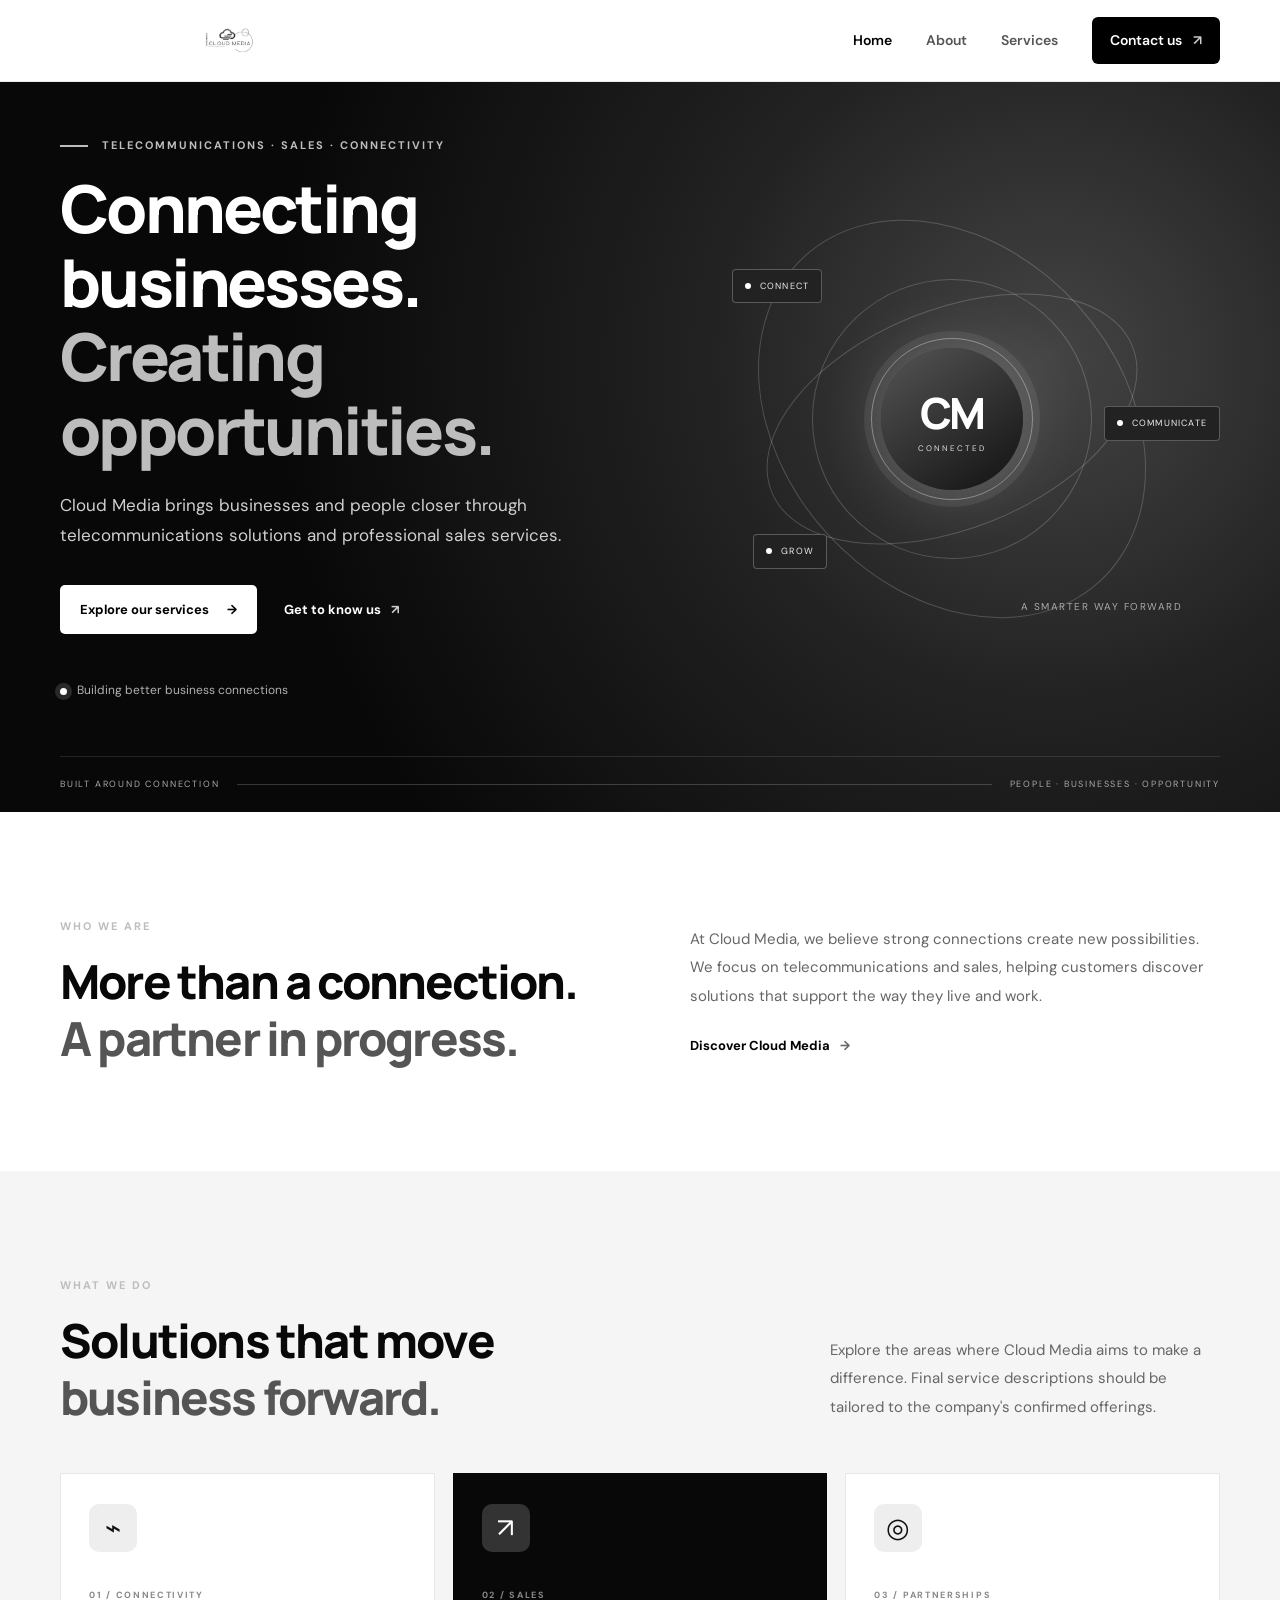
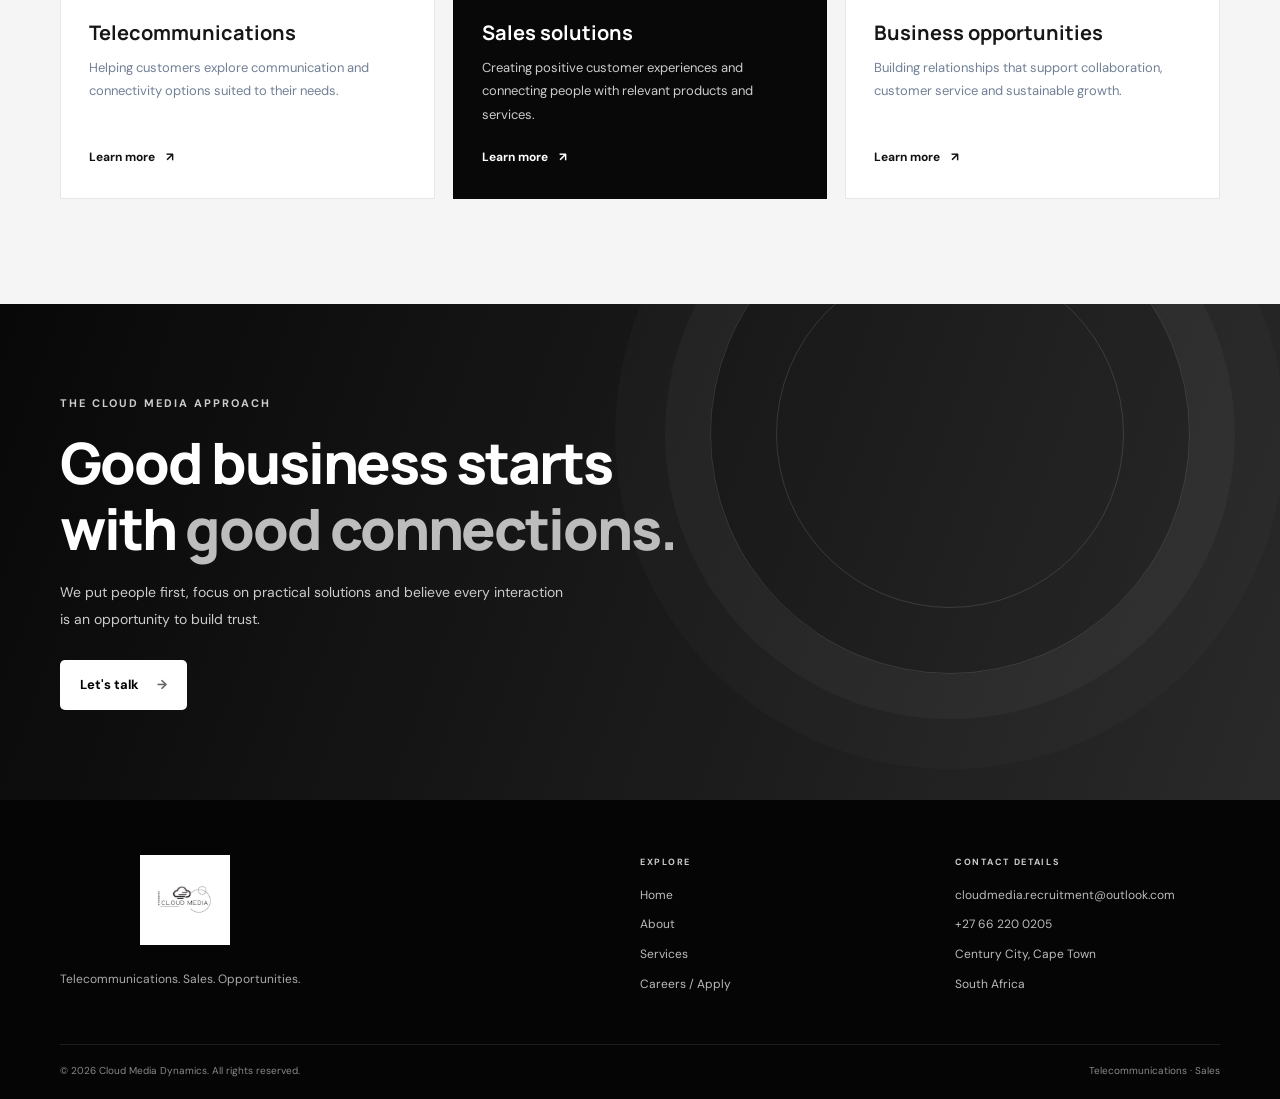
<file: index.html>
<!DOCTYPE html>
<html lang="en">
<head>
  <meta charset="UTF-8">
  <meta name="viewport" content="width=device-width, initial-scale=1.0">

  <meta name="description" content="Cloud Media provides telecommunications, connectivity and sales solutions for businesses.">

  <title>Cloud Media | Telecommunications & Sales</title>
  <link rel="icon" type="image/jpeg" href="assets/cloud media logo.jpg">

  <link rel="stylesheet" href="style.css">
  <script src="script.js" defer></script>
</head>

<body>

  <header class="site-header">
    <nav class="navbar container" aria-label="Main navigation">

      <!-- COMPANY LOGO -->
      <a class="brand logo-brand" href="index.html">
        <img
          src="assets/cloud media logo.jpg"
          alt="Dynamics Cloud Media Logo">
      </a>

      <!-- MOBILE MENU -->
      <button class="menu-toggle"
        aria-label="Open navigation"
        aria-expanded="false"
        aria-controls="nav-links">

        <span></span>
        <span></span>
        <span></span>

      </button>

      <!-- NAVIGATION LINKS -->
      <div class="nav-links" id="nav-links">

        <a class="active" href="index.html">Home</a>

        <a href="about.html">About</a>

        <a href="services.html">Services</a>

        <a class="nav-cta" href="contact.html">
          Contact us <span aria-hidden="true">↗</span>
        </a>

      </div>

    </nav>
  </header>

  <main>
    <section class="hero">
      <div class="hero-grid container">
        <div class="hero-copy">
          <p class="eyebrow"><span class="eyebrow-line"></span> TELECOMMUNICATIONS · SALES · CONNECTIVITY</p>
          <h1>Connecting businesses.<br><span>Creating opportunities.</span></h1>
          <p class="hero-intro">Cloud Media brings businesses and people closer through telecommunications solutions and professional sales services.</p>
          <div class="hero-actions">
            <a class="button button-primary" href="services.html">Explore our services <span aria-hidden="true">→</span></a>
            <a class="text-link" href="about.html">Get to know us <span aria-hidden="true">↗</span></a>
          </div>
          <div class="hero-proof">
            <span class="proof-dot"></span>
            <span>Building better business connections</span>
          </div>
        </div>
        <div class="hero-art" aria-label="Abstract telecommunications network illustration" role="img">
          <div class="orbit orbit-one"></div>
          <div class="orbit orbit-two"></div>
          <div class="orbit orbit-three"></div>
          <div class="network-core"><span class="core-pulse"></span><strong>CM</strong><small>CONNECTED</small></div>
          <span class="node node-one"><i></i> CONNECT</span>
          <span class="node node-two"><i></i> COMMUNICATE</span>
          <span class="node node-three"><i></i> GROW</span>
          <span class="art-caption">A smarter way forward</span>
        </div>
      </div>
      <div class="hero-bottom container">
        <span>BUILT AROUND CONNECTION</span>
        <span class="hero-bottom-line"></span>
        <span>PEOPLE · BUSINESSES · OPPORTUNITY</span>
      </div>
    </section>

    <section class="intro section-pad">
      <div class="container intro-layout">
        <div>
          <p class="eyebrow">WHO WE ARE</p>
          <h2>More than a connection.<br><span>A partner in progress.</span></h2>
        </div>
        <div class="intro-copy">
          <p>At Cloud Media, we believe strong connections create new possibilities. We focus on telecommunications and sales, helping customers discover solutions that support the way they live and work.</p>
          <a class="text-link dark-link" href="about.html">Discover Cloud Media <span aria-hidden="true">→</span></a>
        </div>
      </div>
    </section>

    <section class="services-section section-pad">
      <div class="container">
        <div class="section-heading">
          <div>
            <p class="eyebrow">WHAT WE DO</p>
            <h2>Solutions that move<br><span>business forward.</span></h2>
          </div>
          <p>Explore the areas where Cloud Media aims to make a difference. Final service descriptions should be tailored to the company's confirmed offerings.</p>
        </div>
        <div class="service-cards">
          <article class="service-card">
            <div class="card-icon">⌁</div>
            <p class="card-number">01 / CONNECTIVITY</p>
            <h3>Telecommunications</h3>
            <p>Helping customers explore communication and connectivity options suited to their needs.</p>
            <a href="services.html" aria-label="Learn more about telecommunications">Learn more <span>↗</span></a>
          </article>
          <article class="service-card featured-card">
            <div class="card-icon">↗</div>
            <p class="card-number">02 / SALES</p>
            <h3>Sales solutions</h3>
            <p>Creating positive customer experiences and connecting people with relevant products and services.</p>
            <a href="services.html" aria-label="Learn more about sales solutions">Learn more <span>↗</span></a>
          </article>
          <article class="service-card">
            <div class="card-icon">◎</div>
            <p class="card-number">03 / PARTNERSHIPS</p>
            <h3>Business opportunities</h3>
            <p>Building relationships that support collaboration, customer service and sustainable growth.</p>
            <a href="services.html" aria-label="Learn more about business opportunities">Learn more <span>↗</span></a>
          </article>
        </div>
      </div>
    </section>

    <section class="statement-section">
      <div class="container statement-content">
        <p class="eyebrow eyebrow-light">THE CLOUD MEDIA APPROACH</p>
        <h2>Good business starts<br>with <span>good connections.</span></h2>
        <p>We put people first, focus on practical solutions and believe every interaction is an opportunity to build trust.</p>
        <a class="button button-light" href="contact.html">Let's talk <span aria-hidden="true">→</span></a>
      </div>
      <div class="statement-decoration" aria-hidden="true"></div>
    </section>
  </main>

  
<footer class="site-footer">

    <div class="container footer-main">

        <div>
            <a class="brand logo-brand footer-brand" href="index.html">
                <img src="assets/cloud%20media%20logo.jpg"
                     alt="Cloud Media Dynamics Logo">
            </a>

            <p>Telecommunications. Sales. Opportunities.</p>
        </div>

        <div class="footer-nav">
            <span class="footer-label">EXPLORE</span>
            <a href="index.html">Home</a>
            <a href="about.html">About</a>
            <a href="services.html">Services</a>
            <a href="contact.html">Careers / Apply</a>
        </div>

        <div class="footer-nav">
            <span class="footer-label">CONTACT DETAILS</span>

            <a href="mailto:cloudmedia.recruitment@outlook.com">
                cloudmedia.recruitment@outlook.com
            </a>

            <a href="tel:+27662200205">
                +27 66 220 0205
            </a>

            <span>Century City, Cape Town</span>
            <span>South Africa</span>
        </div>

    </div>

    <div class="container footer-bottom">

        <span>
            © <span data-year></span> Cloud Media Dynamics.
            All rights reserved.
        </span>

        <span>Telecommunications · Sales</span>

    </div>

</footer>

</body>
</html>
</file>
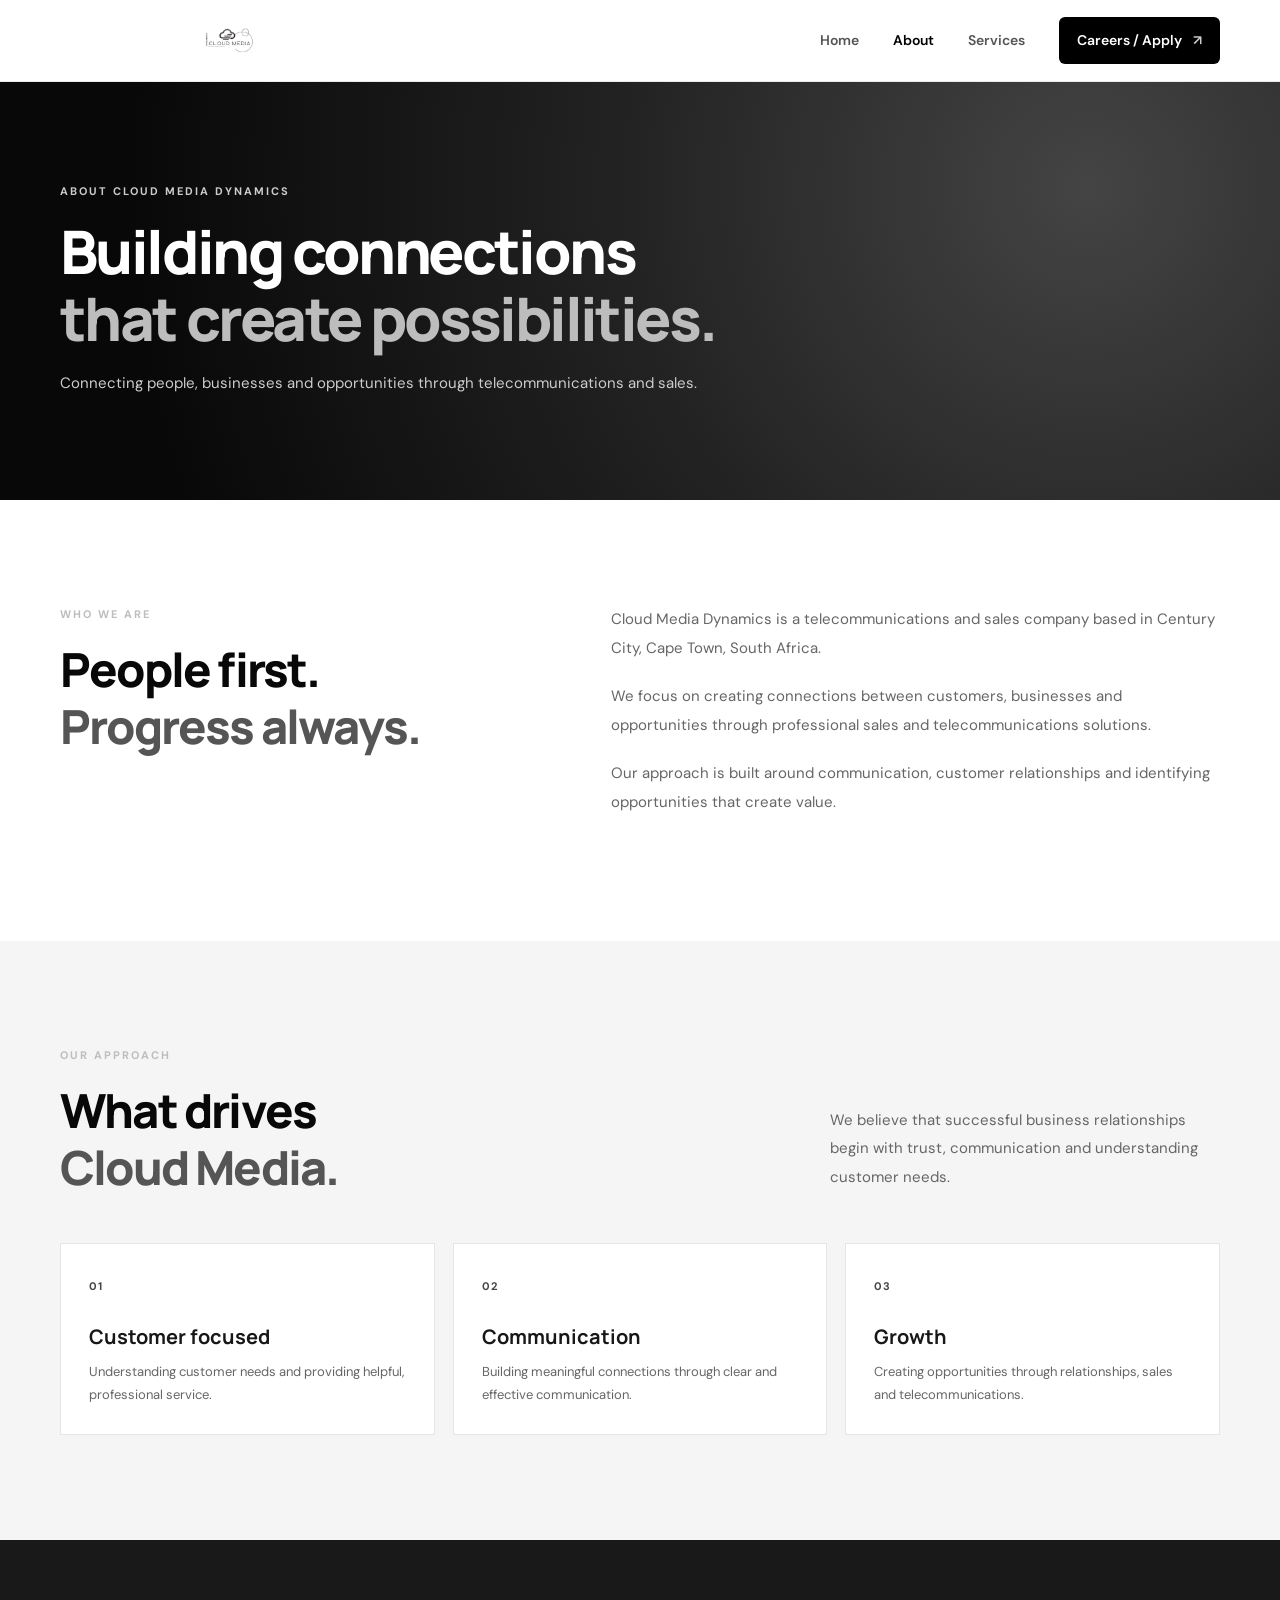
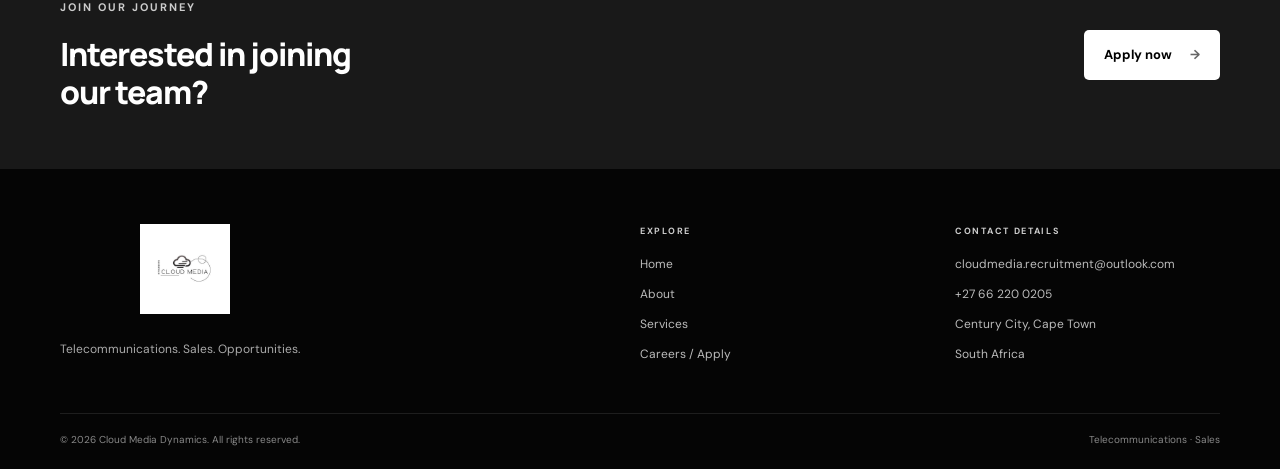
<file: about.html>
<!DOCTYPE html>
<html lang="en">
<head>
  <meta charset="UTF-8">
  <meta name="viewport" content="width=device-width, initial-scale=1.0">

  <meta name="description" content="Learn more about Cloud Media Dynamics, a telecommunications and sales company based in Century City, Cape Town.">

  <title>About Us | Cloud Media Dynamics</title>
  <link rel="icon" type="image/jpeg" href="assets/cloud media logo.jpg">

  <link rel="stylesheet" href="style.css">
  <script src="script.js" defer></script>
</head>

<body>

<header class="site-header">
  <nav class="navbar container" aria-label="Main navigation">

    <a class="brand logo-brand" href="index.html">
      <img src="assets/cloud%20media%20logo.jpg"
           alt="Cloud Media Dynamics Logo">
    </a>

    <button class="menu-toggle"
            aria-label="Open navigation"
            aria-expanded="false"
            aria-controls="nav-links">
      <span></span>
      <span></span>
      <span></span>
    </button>

    <div class="nav-links" id="nav-links">
      <a href="index.html">Home</a>
      <a class="active" href="about.html">About</a>
      <a href="services.html">Services</a>
      <a class="nav-cta" href="contact.html">
        Careers / Apply <span>↗</span>
      </a>
    </div>

  </nav>
</header>

<main>

  <section class="page-hero">
    <div class="container page-hero-inner">

      <p class="eyebrow eyebrow-light">ABOUT CLOUD MEDIA DYNAMICS</p>

      <h1>
        Building connections<br>
        <span>that create possibilities.</span>
      </h1>

      <p>
        Connecting people, businesses and opportunities
        through telecommunications and sales.
      </p>

    </div>
  </section>

  <section class="section-pad">
    <div class="container about-layout">

      <div>
        <p class="eyebrow">WHO WE ARE</p>

        <h2>
          People first.<br>
          <span>Progress always.</span>
        </h2>
      </div>

      <div class="long-copy">

        <p>
          Cloud Media Dynamics is a telecommunications
          and sales company based in Century City,
          Cape Town, South Africa.
        </p>

        <p>
          We focus on creating connections between
          customers, businesses and opportunities
          through professional sales and telecommunications
          solutions.
        </p>

        <p>
          Our approach is built around communication,
          customer relationships and identifying
          opportunities that create value.
        </p>

      </div>

    </div>
  </section>

  <section class="values-section section-pad">
    <div class="container">

      <div class="section-heading">

        <div>
          <p class="eyebrow">OUR APPROACH</p>

          <h2>
            What drives<br>
            <span>Cloud Media.</span>
          </h2>
        </div>

        <p>
          We believe that successful business relationships
          begin with trust, communication and understanding
          customer needs.
        </p>

      </div>

      <div class="value-grid">

        <article class="value-card">
          <span>01</span>
          <h3>Customer focused</h3>
          <p>
            Understanding customer needs and providing
            helpful, professional service.
          </p>
        </article>

        <article class="value-card">
          <span>02</span>
          <h3>Communication</h3>
          <p>
            Building meaningful connections through
            clear and effective communication.
          </p>
        </article>

        <article class="value-card">
          <span>03</span>
          <h3>Growth</h3>
          <p>
            Creating opportunities through relationships,
            sales and telecommunications.
          </p>
        </article>

      </div>

    </div>
  </section>

  <section class="cta-strip">
    <div class="container cta-strip-inner">

      <div>
        <p class="eyebrow eyebrow-light">JOIN OUR JOURNEY</p>

        <h2>
          Interested in joining<br>
          our team?
        </h2>
      </div>

      <a class="button button-light" href="contact.html">
        Apply now <span>→</span>
      </a>

    </div>
  </section>

</main>

<footer class="site-footer">

  <div class="container footer-main">

    <div>
      <a class="brand logo-brand footer-brand" href="index.html">
        <img src="assets/cloud%20media%20logo.jpg"
             alt="Cloud Media Dynamics Logo">
      </a>

      <p>
        Telecommunications. Sales. Opportunities.
      </p>
    </div>

    <div class="footer-nav">
      <span class="footer-label">EXPLORE</span>
      <a href="index.html">Home</a>
      <a href="about.html">About</a>
      <a href="services.html">Services</a>
      <a href="contact.html">Careers / Apply</a>
    </div>

    <div class="footer-nav">
      <span class="footer-label">CONTACT DETAILS</span>

      <a href="mailto:cloudmedia.recruitment@outlook.com">
        cloudmedia.recruitment@outlook.com
      </a>

      <a href="tel:+27662200205">
        +27 66 220 0205
      </a>

      <span>Century City, Cape Town</span>
      <span>South Africa</span>
    </div>

  </div>

  <div class="container footer-bottom">
    <span>
      © <span data-year></span> Cloud Media Dynamics.
      All rights reserved.
    </span>

    <span>Telecommunications · Sales</span>
  </div>

</footer>

</body>
</html>
</file>
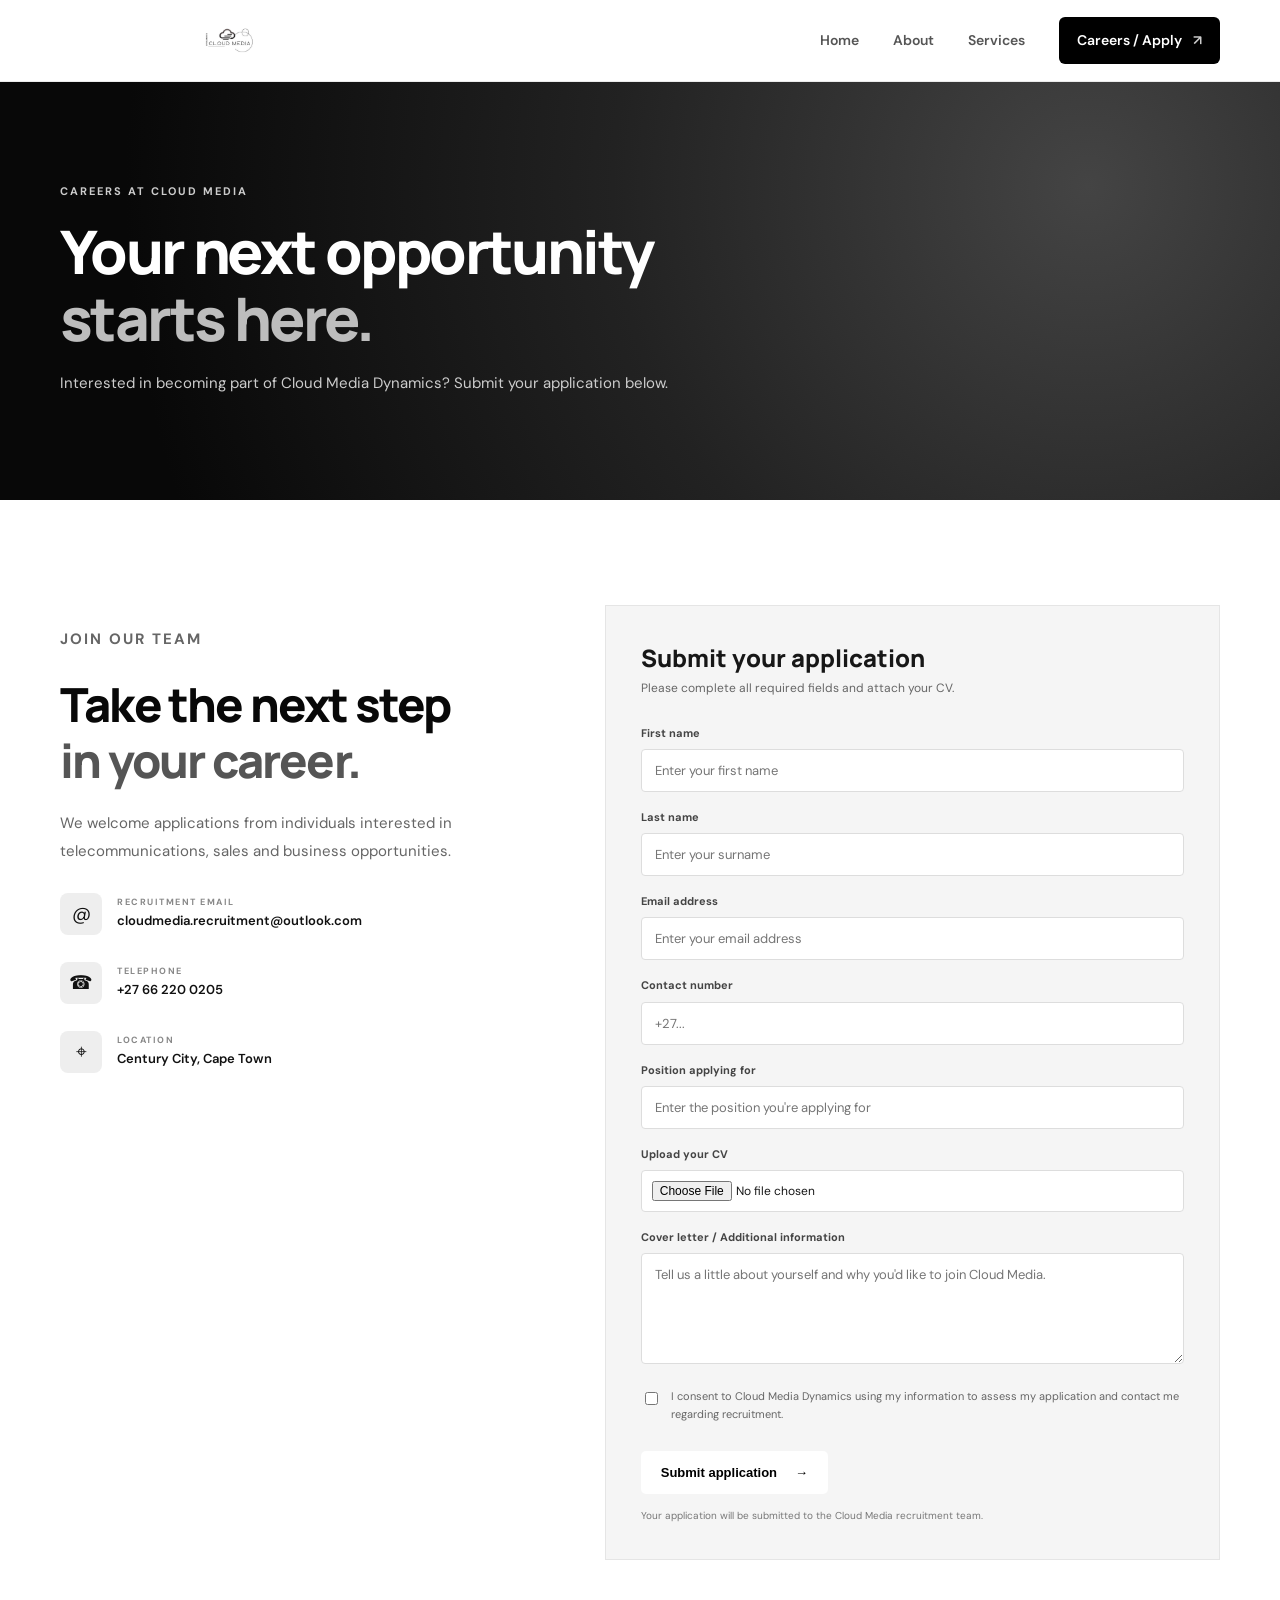
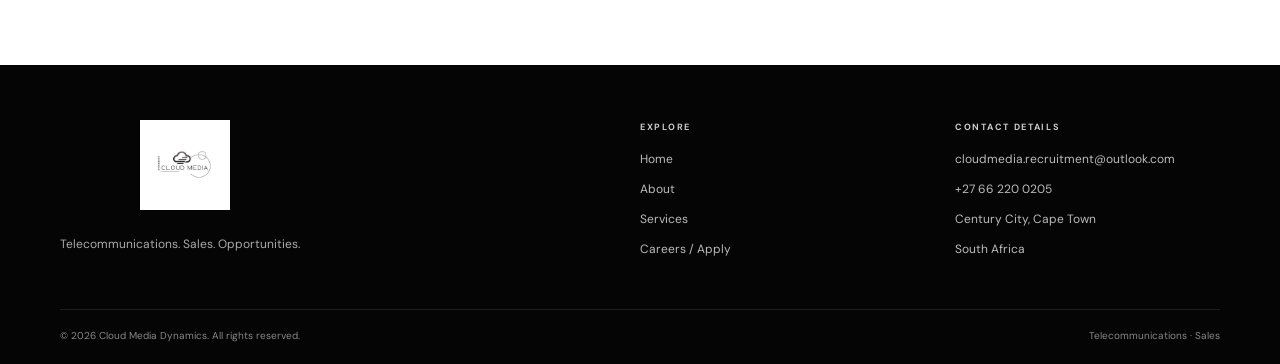
<file: contact.html>
<!DOCTYPE html>
<html lang="en">

<head>
  <meta charset="UTF-8">
  <meta name="viewport" content="width=device-width, initial-scale=1.0">

  <meta name="description"
        content="Apply to join Cloud Media Dynamics in Century City, Cape Town.">

  <title>Careers & Applications | Cloud Media Dynamics</title>

  <link rel="icon" type="image/jpeg" href="assets/cloud%20media%20logo.jpg">

  <link rel="stylesheet" href="style.css">
  <script src="script.js" defer></script>
</head>

<body>

<header class="site-header">

  <nav class="navbar container" aria-label="Main navigation">

    <a class="brand logo-brand" href="index.html">
      <img src="assets/cloud%20media%20logo.jpg"
           alt="Cloud Media Dynamics Logo">
    </a>

    <button class="menu-toggle"
            aria-label="Open navigation"
            aria-expanded="false"
            aria-controls="nav-links">

      <span></span>
      <span></span>
      <span></span>

    </button>

    <div class="nav-links" id="nav-links">

      <a href="index.html">Home</a>
      <a href="about.html">About</a>
      <a href="services.html">Services</a>

      <a class="nav-cta active-cta" href="contact.html">
        Careers / Apply <span>↗</span>
      </a>

    </div>

  </nav>

</header>

<main>

  <section class="page-hero">

    <div class="container page-hero-inner">

      <p class="eyebrow eyebrow-light">
        CAREERS AT CLOUD MEDIA
      </p>

      <h1>
        Your next opportunity<br>
        <span>starts here.</span>
      </h1>

      <p>
        Interested in becoming part of Cloud Media Dynamics?
        Submit your application below.
      </p>

    </div>

  </section>

  <section class="section-pad">

    <div class="container contact-layout">

      <div class="contact-copy">

        <p class="eyebrow">JOIN OUR TEAM</p>

        <h2>
          Take the next step<br>
          <span>in your career.</span>
        </h2>

        <p>
          We welcome applications from individuals
          interested in telecommunications, sales
          and business opportunities.
        </p>

        <div class="contact-detail">

          <span class="contact-symbol">@</span>

          <div>
            <small>RECRUITMENT EMAIL</small>

            <strong>
              cloudmedia.recruitment@outlook.com
            </strong>
          </div>

        </div>

        <div class="contact-detail">

          <span class="contact-symbol">☎</span>

          <div>
            <small>TELEPHONE</small>

            <strong>+27 66 220 0205</strong>
          </div>

        </div>

        <div class="contact-detail">

          <span class="contact-symbol">⌖</span>

          <div>
            <small>LOCATION</small>

            <strong>Century City, Cape Town</strong>
          </div>

        </div>

      </div>

      <!-- NETLIFY JOB APPLICATION FORM -->

      <form
        class="contact-form"
        name="job-application"
        method="POST"
        data-netlify="true"
        netlify-honeypot="bot-field"
        enctype="multipart/form-data"
      >

        <!-- Required Netlify form identification -->
        <input
          type="hidden"
          name="form-name"
          value="job-application"
        >

        <!-- Spam protection -->
        <div hidden>
          <label>
            Leave this field empty:
            <input name="bot-field">
          </label>
        </div>

        <h3>Submit your application</h3>

        <p class="form-intro">
          Please complete all required fields
          and attach your CV.
        </p>

        <label for="first-name">First name</label>

        <input
          type="text"
          id="first-name"
          name="first-name"
          placeholder="Enter your first name"
          required
        >

        <label for="last-name">Last name</label>

        <input
          type="text"
          id="last-name"
          name="last-name"
          placeholder="Enter your surname"
          required
        >

        <label for="email">Email address</label>

        <input
          type="email"
          id="email"
          name="email"
          placeholder="Enter your email address"
          required
        >

        <label for="phone">Contact number</label>

        <input
          type="tel"
          id="phone"
          name="phone"
          placeholder="+27..."
          required
        >

        <label for="position">Position applying for</label>

        <input
          type="text"
          id="position"
          name="position"
          placeholder="Enter the position you're applying for"
          required
        >

        <label for="cv">Upload your CV</label>

        <input
          type="file"
          id="cv"
          name="cv"
          accept=".pdf,.doc,.docx"
          required
        >

        <label for="message">
          Cover letter / Additional information
        </label>

        <textarea
          id="message"
          name="message"
          rows="5"
          placeholder="Tell us a little about yourself and why you'd like to join Cloud Media."
        ></textarea>

        <label class="consent-label">

          <input
            type="checkbox"
            name="privacy-consent"
            value="Accepted"
            required
          >

          <span>
            I consent to Cloud Media Dynamics using
            my information to assess my application
            and contact me regarding recruitment.
          </span>

        </label>

        <button
          class="button button-primary form-submit"
          type="submit"
        >

          Submit application <span>→</span>

        </button>

        <p class="form-note">
          Your application will be submitted to
          the Cloud Media recruitment team.
        </p>

      </form>

    </div>

  </section>

</main>

<footer class="site-footer">

  <div class="container footer-main">

    <div>

      <a class="brand logo-brand footer-brand" href="index.html">
        <img src="assets/cloud%20media%20logo.jpg"
             alt="Cloud Media Dynamics Logo">
      </a>

      <p>Telecommunications. Sales. Opportunities.</p>

    </div>

    <div class="footer-nav">

      <span class="footer-label">EXPLORE</span>

      <a href="index.html">Home</a>
      <a href="about.html">About</a>
      <a href="services.html">Services</a>
      <a href="contact.html">Careers / Apply</a>

    </div>

    <div class="footer-nav">

      <span class="footer-label">CONTACT DETAILS</span>

      <a href="mailto:cloudmedia.recruitment@outlook.com">
        cloudmedia.recruitment@outlook.com
      </a>

      <a href="tel:+27662200205">
        +27 66 220 0205
      </a>

      <span>Century City, Cape Town</span>
      <span>South Africa</span>

    </div>

  </div>

  <div class="container footer-bottom">

    <span>
      © <span data-year></span> Cloud Media Dynamics.
      All rights reserved.
    </span>

    <span>Telecommunications · Sales</span>

  </div>

</footer>

</body>
</html>
</file>
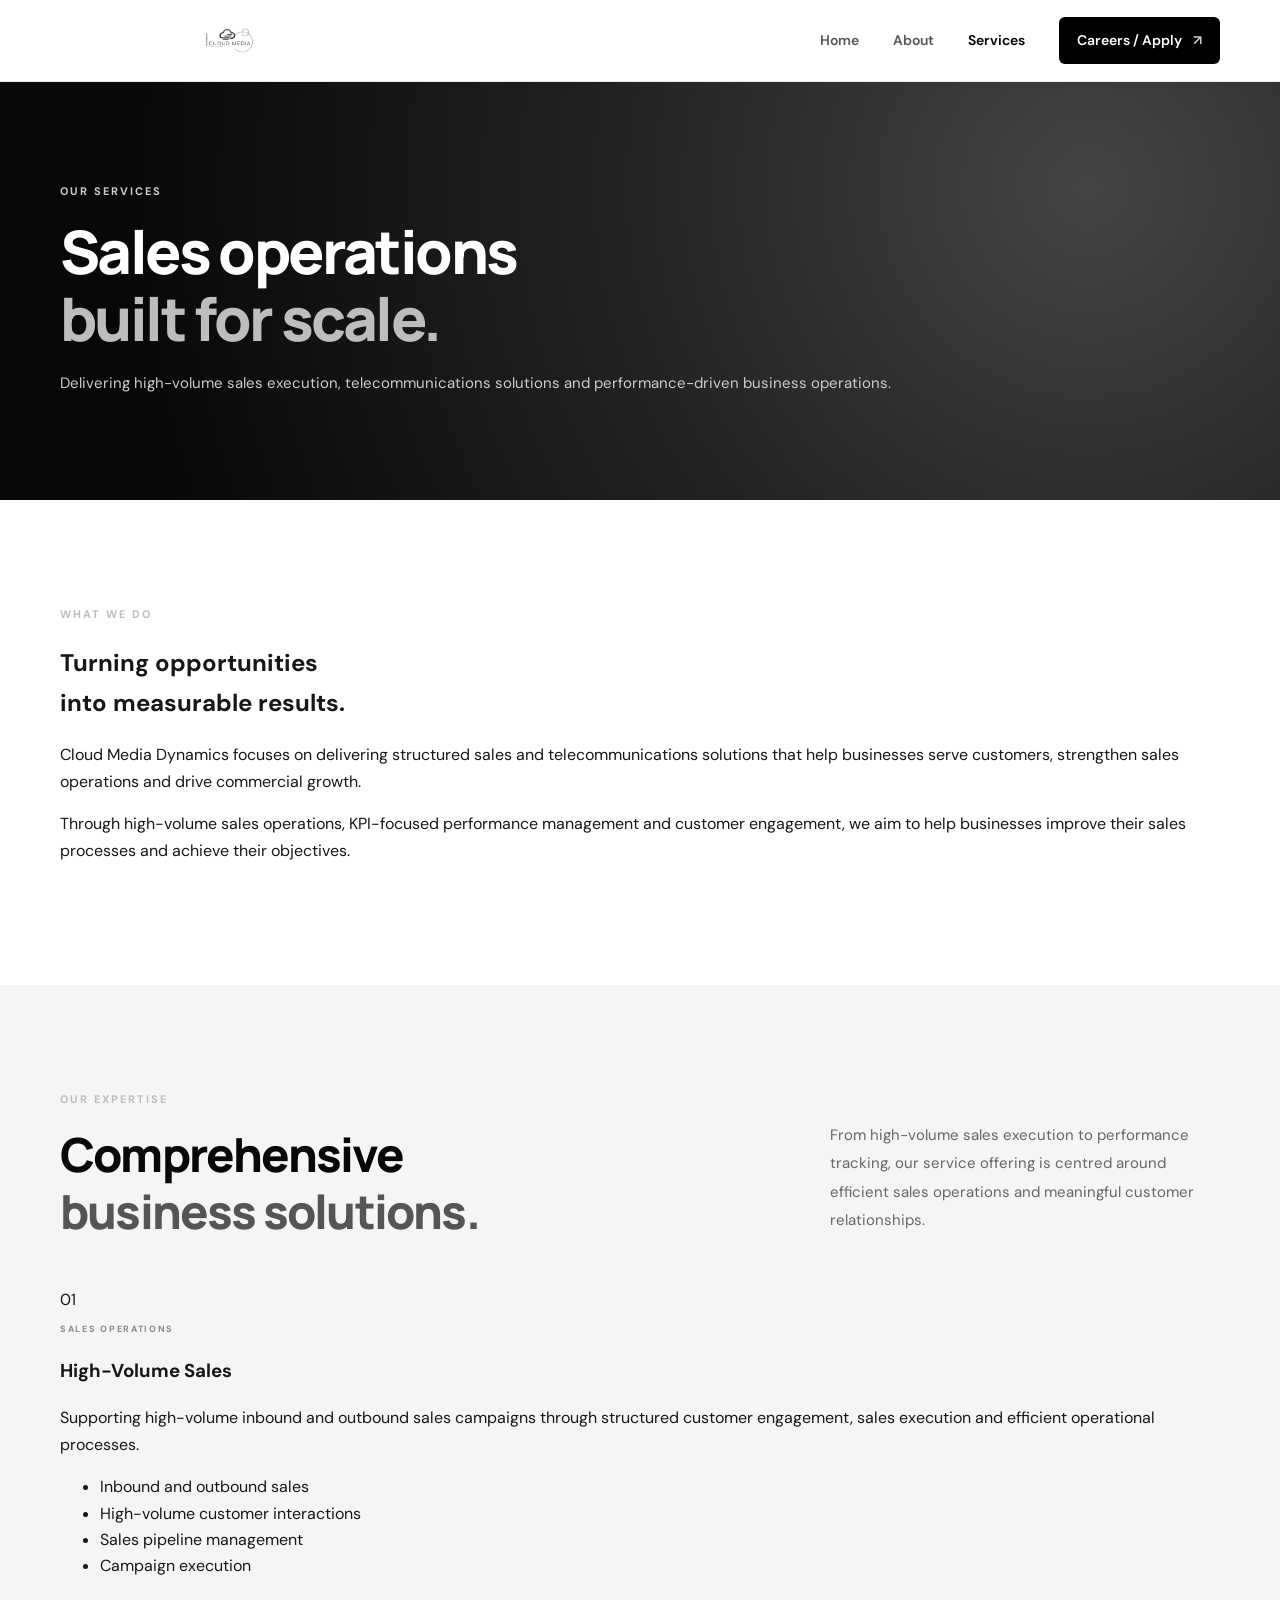
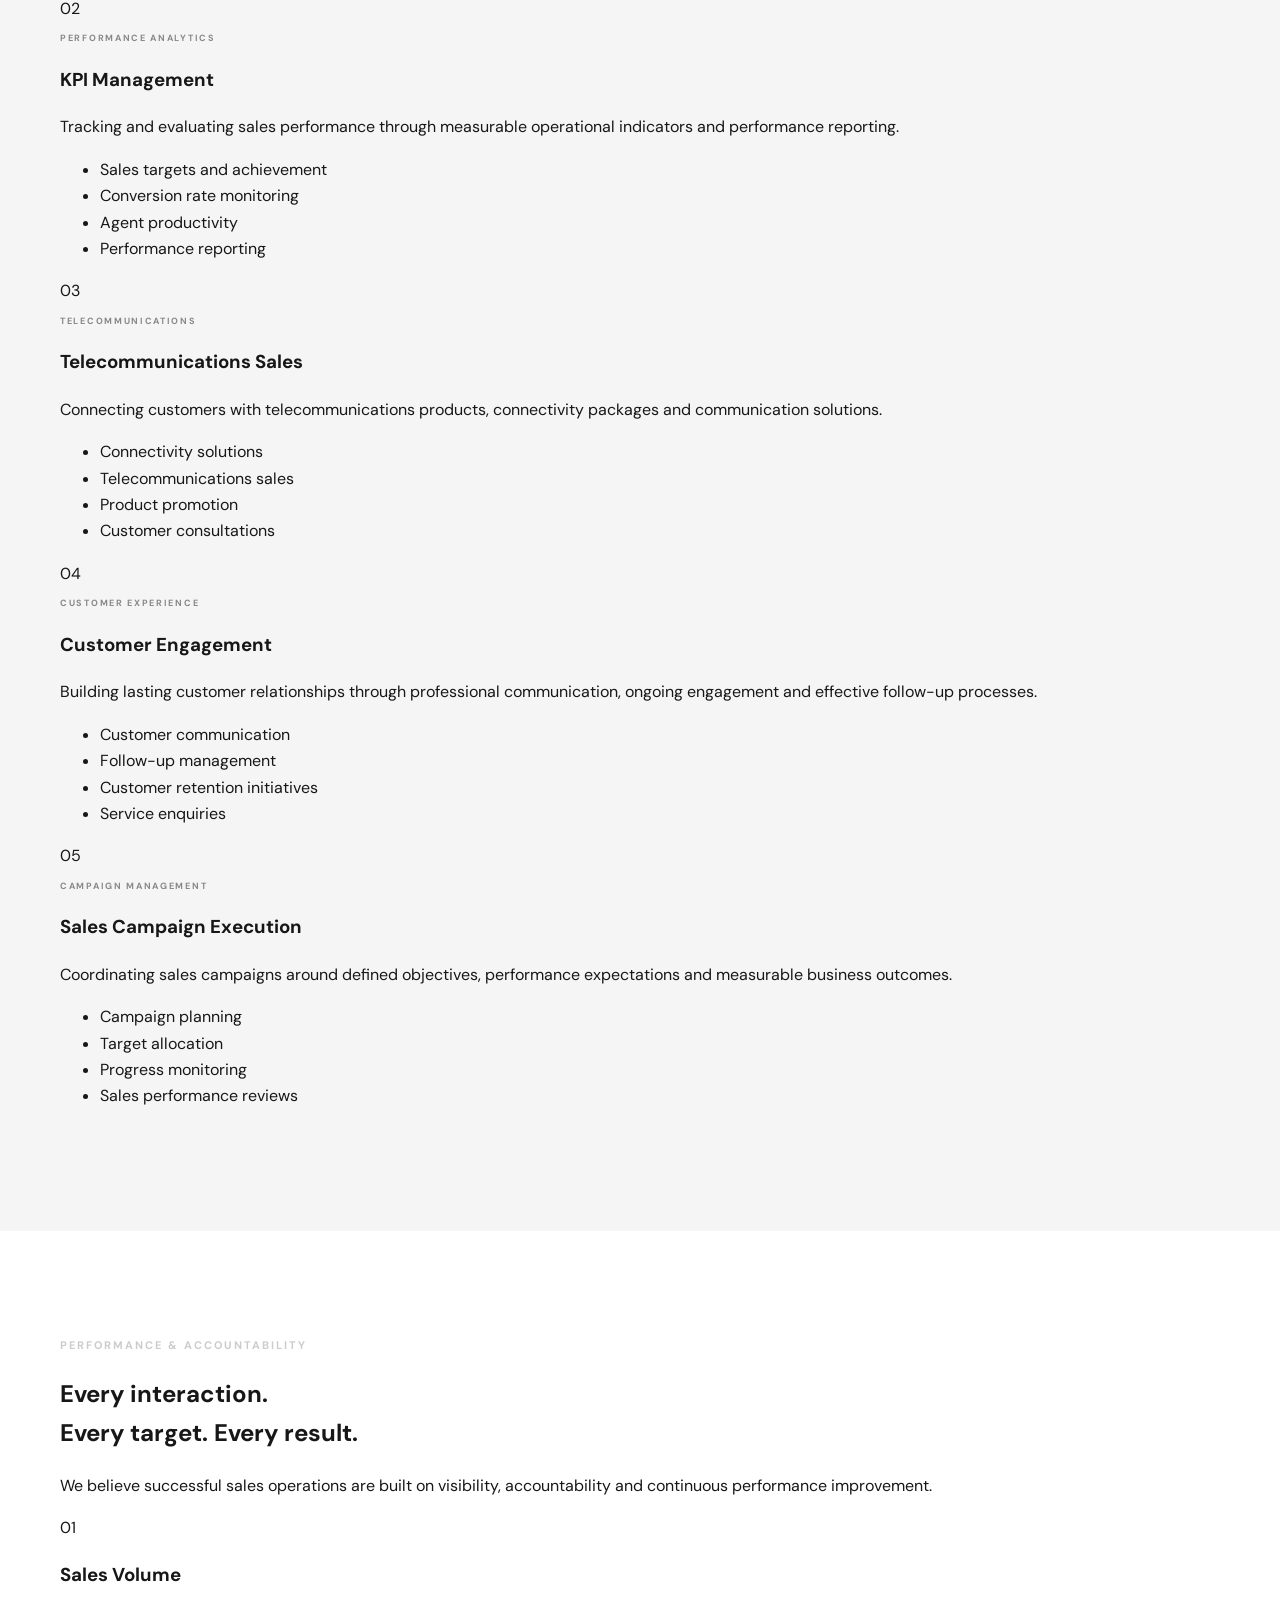
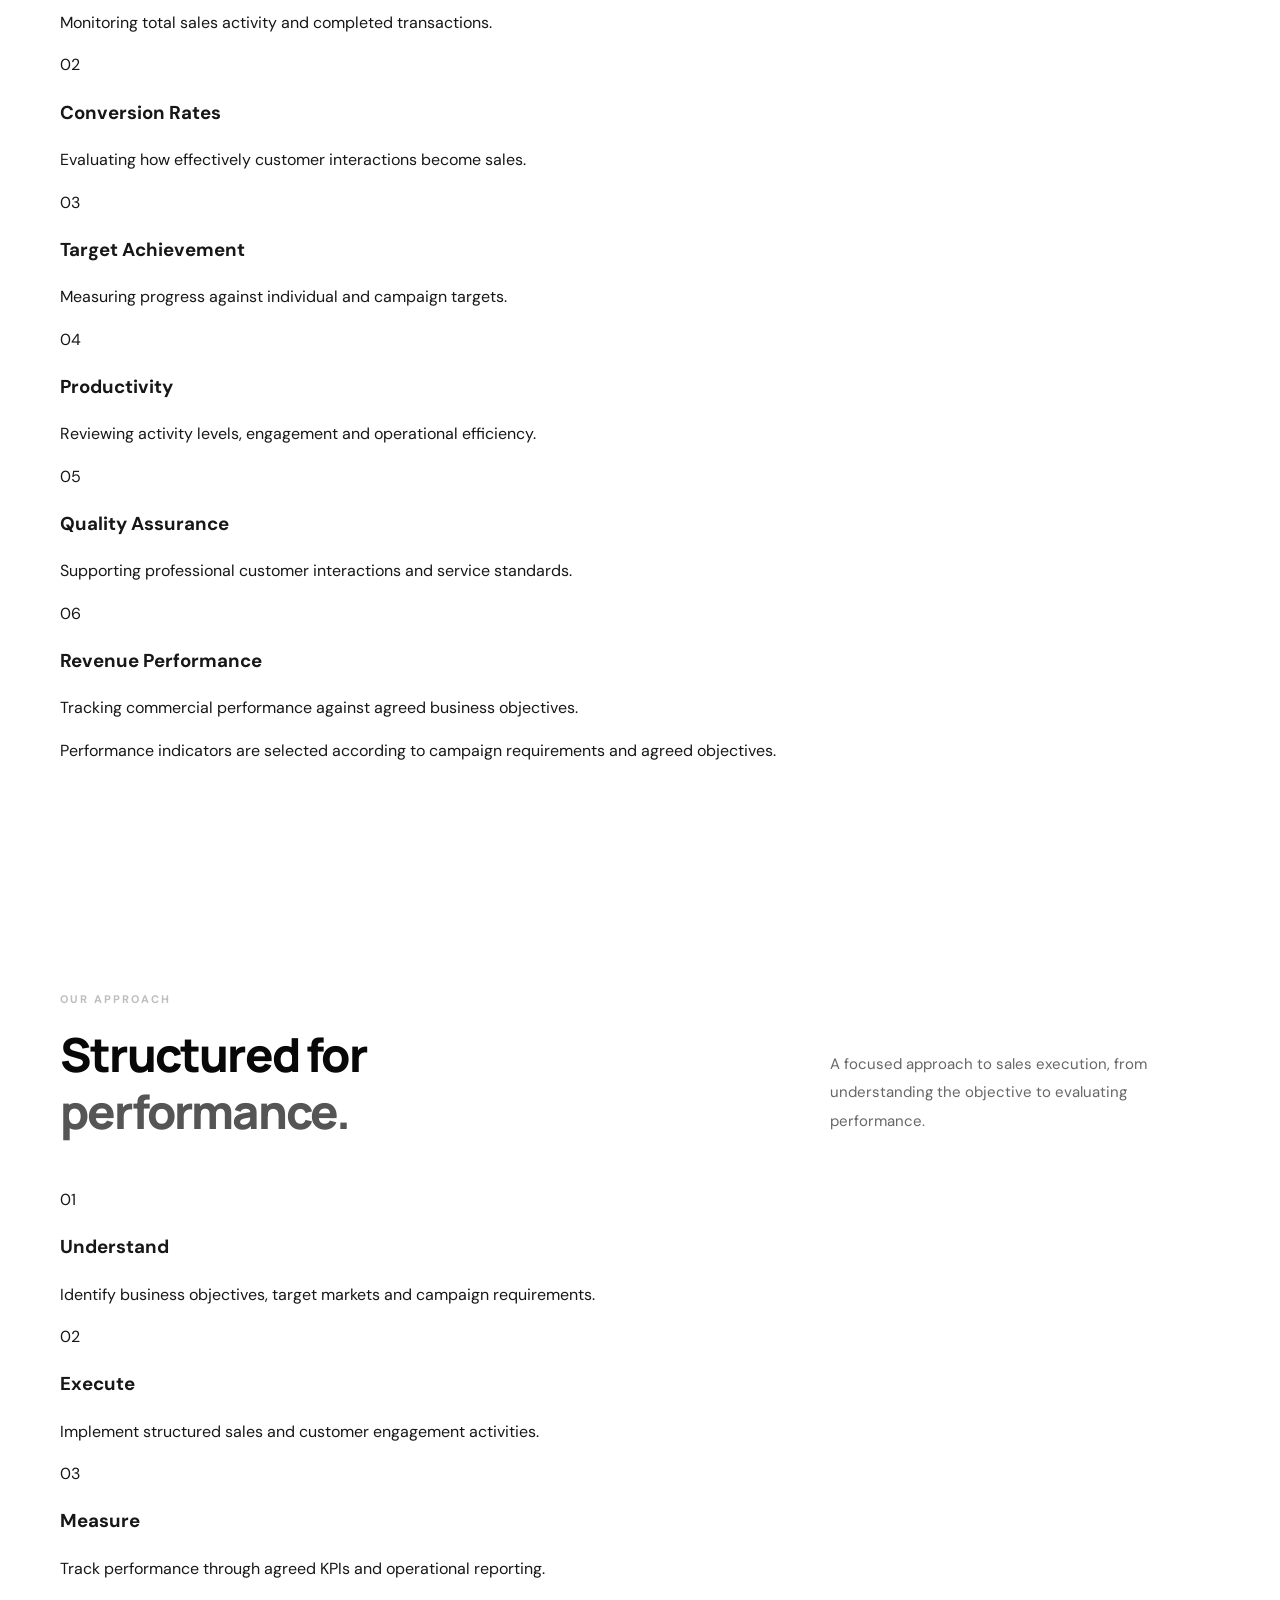
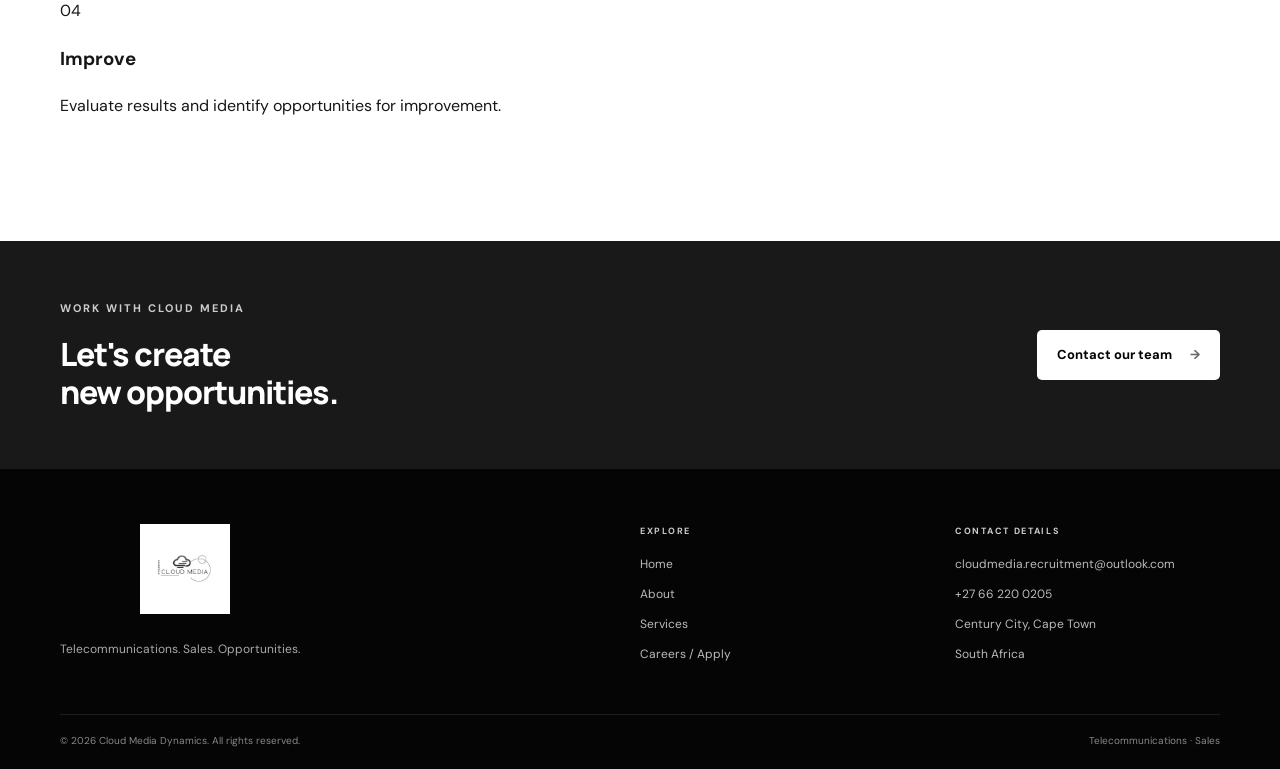
<file: services.html>
<!DOCTYPE html>
<html lang="en">

<head>
  <meta charset="UTF-8">
  <meta name="viewport" content="width=device-width, initial-scale=1.0">

  <meta name="description"
    content="Cloud Media Dynamics provides high-volume sales operations, KPI management, telecommunications sales, customer engagement and campaign management.">

  <title>Our Services | Cloud Media Dynamics</title>
  <link rel="icon" type="image/jpeg" href="assets/cloud media logo.jpg">

  <link rel="stylesheet" href="style.css">
  <script src="script.js" defer></script>
</head>

<body>

<header class="site-header">
  <nav class="navbar container" aria-label="Main navigation">

    <a class="brand logo-brand" href="index.html">
      <img src="assets/cloud%20media%20logo.jpg"
           alt="Cloud Media Dynamics Logo">
    </a>

    <button class="menu-toggle"
      aria-label="Open navigation"
      aria-expanded="false"
      aria-controls="nav-links">

      <span></span>
      <span></span>
      <span></span>

    </button>

    <div class="nav-links" id="nav-links">
      <a href="index.html">Home</a>
      <a href="about.html">About</a>
      <a class="active" href="services.html">Services</a>

      <a class="nav-cta" href="contact.html">
        Careers / Apply <span>↗</span>
      </a>
    </div>

  </nav>
</header>

<main>

  <!-- HERO SECTION -->

  <section class="page-hero">
    <div class="container page-hero-inner">

      <p class="eyebrow eyebrow-light">
        OUR SERVICES
      </p>

      <h1>
        Sales operations<br>
        <span>built for scale.</span>
      </h1>

      <p>
        Delivering high-volume sales execution,
        telecommunications solutions and
        performance-driven business operations.
      </p>

    </div>
  </section>


  <!-- INTRODUCTION -->

  <section class="section-pad">
    <div class="container services-intro">

      <div>
        <p class="eyebrow">WHAT WE DO</p>

        <h2>
          Turning opportunities<br>
          <span>into measurable results.</span>
        </h2>
      </div>

      <div class="services-intro-copy">

        <p>
          Cloud Media Dynamics focuses on delivering
          structured sales and telecommunications
          solutions that help businesses serve
          customers, strengthen sales operations
          and drive commercial growth.
        </p>

        <p>
          Through high-volume sales operations,
          KPI-focused performance management and
          customer engagement, we aim to help
          businesses improve their sales processes
          and achieve their objectives.
        </p>

      </div>

    </div>
  </section>


  <!-- CORE SERVICES -->

  <section class="services-section section-pad">
    <div class="container">

      <div class="section-heading">

        <div>
          <p class="eyebrow">OUR EXPERTISE</p>

          <h2>
            Comprehensive<br>
            <span>business solutions.</span>
          </h2>
        </div>

        <p>
          From high-volume sales execution to
          performance tracking, our service offering
          is centred around efficient sales operations
          and meaningful customer relationships.
        </p>

      </div>


      <div class="capability-grid">


        <!-- SERVICE 01 -->

        <article class="capability-card">

          <div class="capability-icon">
            <span>01</span>
          </div>

          <p class="card-number">SALES OPERATIONS</p>

          <h3>High-Volume Sales</h3>

          <p>
            Supporting high-volume inbound and
            outbound sales campaigns through
            structured customer engagement,
            sales execution and efficient
            operational processes.
          </p>

          <ul>
            <li>Inbound and outbound sales</li>
            <li>High-volume customer interactions</li>
            <li>Sales pipeline management</li>
            <li>Campaign execution</li>
          </ul>

        </article>


        <!-- SERVICE 02 -->

        <article class="capability-card">

          <div class="capability-icon">
            <span>02</span>
          </div>

          <p class="card-number">PERFORMANCE ANALYTICS</p>

          <h3>KPI Management</h3>

          <p>
            Tracking and evaluating sales
            performance through measurable
            operational indicators and
            performance reporting.
          </p>

          <ul>
            <li>Sales targets and achievement</li>
            <li>Conversion rate monitoring</li>
            <li>Agent productivity</li>
            <li>Performance reporting</li>
          </ul>

        </article>


        <!-- SERVICE 03 -->

        <article class="capability-card">

          <div class="capability-icon">
            <span>03</span>
          </div>

          <p class="card-number">TELECOMMUNICATIONS</p>

          <h3>Telecommunications Sales</h3>

          <p>
            Connecting customers with
            telecommunications products,
            connectivity packages and
            communication solutions.
          </p>

          <ul>
            <li>Connectivity solutions</li>
            <li>Telecommunications sales</li>
            <li>Product promotion</li>
            <li>Customer consultations</li>
          </ul>

        </article>


        <!-- SERVICE 04 -->

        <article class="capability-card">

          <div class="capability-icon">
            <span>04</span>
          </div>

          <p class="card-number">CUSTOMER EXPERIENCE</p>

          <h3>Customer Engagement</h3>

          <p>
            Building lasting customer relationships
            through professional communication,
            ongoing engagement and effective
            follow-up processes.
          </p>

          <ul>
            <li>Customer communication</li>
            <li>Follow-up management</li>
            <li>Customer retention initiatives</li>
            <li>Service enquiries</li>
          </ul>

        </article>


        <!-- SERVICE 05 -->

        <article class="capability-card">

          <div class="capability-icon">
            <span>05</span>
          </div>

          <p class="card-number">CAMPAIGN MANAGEMENT</p>

          <h3>Sales Campaign Execution</h3>

          <p>
            Coordinating sales campaigns around
            defined objectives, performance
            expectations and measurable
            business outcomes.
          </p>

          <ul>
            <li>Campaign planning</li>
            <li>Target allocation</li>
            <li>Progress monitoring</li>
            <li>Sales performance reviews</li>
          </ul>

        </article>


      </div>
    </div>
  </section>


  <!-- KPI SECTION -->

  <section class="kpi-section section-pad">
    <div class="container">

      <div class="kpi-heading">

        <p class="eyebrow eyebrow-light">
          PERFORMANCE & ACCOUNTABILITY
        </p>

        <h2>
          Every interaction.<br>
          <span>Every target. Every result.</span>
        </h2>

        <p>
          We believe successful sales operations
          are built on visibility, accountability
          and continuous performance improvement.
        </p>

      </div>


      <div class="kpi-grid">


        <div class="kpi-item">
          <span class="kpi-symbol">01</span>

          <h3>Sales Volume</h3>

          <p>
            Monitoring total sales activity
            and completed transactions.
          </p>
        </div>


        <div class="kpi-item">
          <span class="kpi-symbol">02</span>

          <h3>Conversion Rates</h3>

          <p>
            Evaluating how effectively
            customer interactions become sales.
          </p>
        </div>


        <div class="kpi-item">
          <span class="kpi-symbol">03</span>

          <h3>Target Achievement</h3>

          <p>
            Measuring progress against
            individual and campaign targets.
          </p>
        </div>


        <div class="kpi-item">
          <span class="kpi-symbol">04</span>

          <h3>Productivity</h3>

          <p>
            Reviewing activity levels,
            engagement and operational efficiency.
          </p>
        </div>


        <div class="kpi-item">
          <span class="kpi-symbol">05</span>

          <h3>Quality Assurance</h3>

          <p>
            Supporting professional customer
            interactions and service standards.
          </p>
        </div>


        <div class="kpi-item">
          <span class="kpi-symbol">06</span>

          <h3>Revenue Performance</h3>

          <p>
            Tracking commercial performance
            against agreed business objectives.
          </p>
        </div>


      </div>

      <p class="kpi-footnote">
        Performance indicators are selected according
        to campaign requirements and agreed objectives.
      </p>

    </div>
  </section>


  <!-- OUR PROCESS -->

  <section class="section-pad">
    <div class="container">

      <div class="section-heading">

        <div>
          <p class="eyebrow">OUR APPROACH</p>

          <h2>
            Structured for<br>
            <span>performance.</span>
          </h2>
        </div>

        <p>
          A focused approach to sales execution,
          from understanding the objective to
          evaluating performance.
        </p>

      </div>


      <div class="process-grid">


        <div class="process-step">
          <span>01</span>

          <h3>Understand</h3>

          <p>
            Identify business objectives,
            target markets and campaign requirements.
          </p>
        </div>


        <div class="process-step">
          <span>02</span>

          <h3>Execute</h3>

          <p>
            Implement structured sales and
            customer engagement activities.
          </p>
        </div>


        <div class="process-step">
          <span>03</span>

          <h3>Measure</h3>

          <p>
            Track performance through agreed
            KPIs and operational reporting.
          </p>
        </div>


        <div class="process-step">
          <span>04</span>

          <h3>Improve</h3>

          <p>
            Evaluate results and identify
            opportunities for improvement.
          </p>
        </div>


      </div>
    </div>
  </section>


  <!-- CTA -->

  <section class="cta-strip">
    <div class="container cta-strip-inner">

      <div>

        <p class="eyebrow eyebrow-light">
          WORK WITH CLOUD MEDIA
        </p>

        <h2>
          Let's create<br>
          new opportunities.
        </h2>

      </div>

      <a class="button button-light"
         href="mailto:cloudmedia.recruitment@outlook.com">

        Contact our team <span>→</span>

      </a>

    </div>
  </section>

</main>


<!-- FOOTER -->

<footer class="site-footer">

  <div class="container footer-main">

    <div>

      <a class="brand logo-brand footer-brand" href="index.html">
        <img src="assets/cloud%20media%20logo.jpg"
             alt="Cloud Media Dynamics Logo">
      </a>

      <p>
        Telecommunications. Sales. Opportunities.
      </p>

    </div>


    <div class="footer-nav">

      <span class="footer-label">EXPLORE</span>

      <a href="index.html">Home</a>
      <a href="about.html">About</a>
      <a href="services.html">Services</a>
      <a href="contact.html">Careers / Apply</a>

    </div>


    <div class="footer-nav">

      <span class="footer-label">CONTACT DETAILS</span>

      <a href="mailto:cloudmedia.recruitment@outlook.com">
        cloudmedia.recruitment@outlook.com
      </a>

      <a href="tel:+27662200205">
        +27 66 220 0205
      </a>

      <span>Century City, Cape Town</span>
      <span>South Africa</span>

    </div>

  </div>


  <div class="container footer-bottom">

    <span>
      © <span data-year></span> Cloud Media Dynamics.
      All rights reserved.
    </span>

    <span>Telecommunications · Sales</span>

  </div>

</footer>

</body>
</html>
</file>
<file: style.css>
@import url('https://fonts.googleapis.com/css2?family=DM+Sans:wght@400;500;600;700&family=Manrope:wght@400;500;600;700;800&display=swap');

/* ==============================
   GLOBAL THEME
============================== */

:root {
    --navy: #080808;
    --navy-2: #191919;
    --blue: #111111;
    --cyan: #bdbdbd;
    --ink: #171717;
    --muted: #666666;
    --pale: #f5f5f5;
    --line: #e5e5e5;
    --white: #ffffff;

    --font: 'DM Sans', Arial, sans-serif;
    --heading: 'Manrope', 'DM Sans', Arial, sans-serif;
}

* {
    box-sizing: border-box;
}

html {
    scroll-behavior: smooth;
}

body {
    margin: 0;
    font-family: var(--font);
    color: var(--ink);
    line-height: 1.65;
    background: #ffffff;
}

a {
    color: inherit;
    text-decoration: none;
}

.container {
    width: min(1160px, calc(100% - 48px));
    margin-inline: auto;
}

/* ==============================
   HEADER & NAVIGATION
============================== */

.site-header {
    height: 82px;
    background: #ffffff;
    display: flex;
    align-items: center;
    position: relative;
    z-index: 10;
    border-bottom: 1px solid rgba(0, 0, 0, 0.08);
}

.navbar {
    display: flex;
    align-items: center;
    justify-content: space-between;
}

.brand {
    display: inline-flex;
    align-items: center;
    gap: 11px;
    font-family: var(--heading);
    font-size: 19px;
    font-weight: 800;
    letter-spacing: 1.1px;
    color: var(--navy);
}

.brand-light {
    font-weight: 500;
    color: #777777;
}

.brand-mark {
    width: 36px;
    height: 36px;
    border-radius: 11px;
    display: grid;
    place-items: center;
    background: linear-gradient(135deg, #111111, #555555);
    color: white;
    font-size: 20px;
    font-weight: 800;
}

.nav-links {
    display: flex;
    align-items: center;
    gap: 34px;
    font-size: 14px;
    font-weight: 600;
    color: #555555;
}

.nav-links > a:not(.nav-cta):hover,
.nav-links > a.active {
    color: #000000;
}

.nav-cta {
    padding: 12px 18px;
    background: #000000;
    border-radius: 6px;
    color: #ffffff !important;
}

.nav-cta span {
    padding-left: 8px;
    color: #cccccc;
}

.menu-toggle {
    display: none;
    background: none;
    border: 0;
    padding: 8px;
}

.menu-toggle span {
    display: block;
    width: 24px;
    height: 2px;
    background: #000000;
    margin: 5px;
}

/* ==============================
   HOMEPAGE HERO
============================== */

.hero {
    background: radial-gradient(circle at 82% 38%, #444444 0, #222222 30%, #080808 68%);
    color: white;
    overflow: hidden;
    position: relative;
}

.hero-grid {
    min-height: 590px;
    display: grid;
    grid-template-columns: 1.05fr 0.95fr;
    align-items: center;
    gap: 30px;
    padding-top: 54px;
    padding-bottom: 55px;
}

.eyebrow {
    font-size: 11px;
    font-weight: 700;
    letter-spacing: 2px;
    color: var(--cyan);
    margin: 0 0 18px;
}

.eyebrow-line {
    display: inline-block;
    width: 28px;
    height: 2px;
    background: var(--cyan);
    vertical-align: middle;
    margin-right: 9px;
}

.hero h1,
.page-hero h1 {
    font: 800 clamp(42px, 5.2vw, 66px)/1.12 var(--heading);
    letter-spacing: -2.6px;
    margin: 0 0 22px;
}

.hero h1 span,
.page-hero h1 span,
.statement-content h2 span {
    color: var(--cyan);
}

.hero-intro {
    font-size: 17px;
    line-height: 1.8;
    color: #d0d0d0;
    max-width: 540px;
    margin: 0;
}

.hero-actions {
    display: flex;
    align-items: center;
    gap: 27px;
    margin-top: 34px;
}

.button {
    display: inline-flex;
    align-items: center;
    justify-content: center;
    gap: 18px;
    padding: 14px 20px;
    border-radius: 5px;
    font-weight: 700;
    font-size: 13px;
    transition: transform 0.2s, background 0.2s;
}

.button:hover {
    transform: translateY(-2px);
}

.button-primary {
    background: #ffffff;
    color: #000000;
}

.button-primary:hover {
    background: #e5e5e5;
}

.text-link {
    font-size: 13px;
    font-weight: 700;
    color: #ffffff;
}

.text-link span {
    color: #cccccc;
    padding-left: 7px;
}

.hero-proof {
    display: flex;
    align-items: center;
    gap: 10px;
    color: #b0b0b0;
    font-size: 12px;
    margin-top: 47px;
}

.proof-dot {
    width: 7px;
    height: 7px;
    border-radius: 50%;
    background: #ffffff;
    box-shadow: 0 0 0 5px #ffffff22;
}

/* ==============================
   HERO GRAPHIC
============================== */

.hero-art {
    height: 410px;
    position: relative;
    display: grid;
    place-items: center;
}

.orbit {
    position: absolute;
    border: 1px solid #ffffff30;
    border-radius: 50%;
    transform: rotate(-22deg);
}

.orbit-one {
    width: 280px;
    height: 280px;
}

.orbit-two {
    width: 390px;
    height: 220px;
}

.orbit-three {
    width: 440px;
    height: 340px;
    transform: rotate(48deg);
}

.network-core {
    width: 142px;
    height: 142px;
    border-radius: 50%;
    background: linear-gradient(145deg, #555555, #111111);
    box-shadow: 0 0 0 17px #ffffff12, 0 0 70px #ffffff30;
    display: flex;
    flex-direction: column;
    align-items: center;
    justify-content: center;
    z-index: 2;
    position: relative;
}

.network-core strong {
    font: 800 43px var(--heading);
    letter-spacing: -3px;
}

.network-core small {
    font-size: 8px;
    letter-spacing: 2px;
    color: #dddddd;
}

.core-pulse {
    position: absolute;
    inset: -10px;
    border: 1px solid #ffffff;
    border-radius: 50%;
    opacity: 0.35;
}

.node {
    position: absolute;
    z-index: 3;
    background: #222222;
    border: 1px solid #ffffff40;
    border-radius: 4px;
    padding: 9px 12px;
    font-size: 9px;
    letter-spacing: 1.2px;
    color: #eeeeee;
}

.node i {
    display: inline-block;
    width: 6px;
    height: 6px;
    background: #ffffff;
    border-radius: 50%;
    margin-right: 6px;
}

.node-one {
    top: 55px;
    left: 9%;
}

.node-two {
    right: 0;
    top: 47%;
}

.node-three {
    bottom: 55px;
    left: 13%;
}

.art-caption {
    position: absolute;
    bottom: 8px;
    right: 7%;
    font-size: 10px;
    letter-spacing: 1.5px;
    color: #aaaaaa;
    text-transform: uppercase;
}

.hero-bottom {
    height: 56px;
    display: flex;
    align-items: center;
    gap: 18px;
    color: #aaaaaa;
    font-size: 9px;
    letter-spacing: 1.8px;
    border-top: 1px solid #ffffff1c;
}

.hero-bottom-line {
    height: 1px;
    background: #ffffff30;
    flex: 1;
}

/* ==============================
   INTRODUCTION & SECTIONS
============================== */

.section-pad {
    padding: 105px 0;
}

.intro-layout {
    display: grid;
    grid-template-columns: 1fr 1fr;
    gap: 100px;
    align-items: center;
}

.intro h2,
.section-heading h2,
.about-layout h2,
.contact-copy h2 {
    font: 800 clamp(34px, 4vw, 47px)/1.2 var(--heading);
    letter-spacing: -1.8px;
    margin: 0;
    color: var(--navy);
}

.intro h2 span,
.section-heading h2 span,
.about-layout h2 span,
.contact-copy h2 span {
    color: #555555;
}

.intro-copy p,
.section-heading > p,
.long-copy p,
.contact-copy > p {
    font-size: 15px;
    line-height: 1.9;
    color: var(--muted);
    margin: 0 0 22px;
}

.dark-link {
    color: #000000;
}

.dark-link span {
    color: #666666;
}

.services-section,
.values-section {
    background: var(--pale);
}

.section-heading {
    display: flex;
    align-items: end;
    justify-content: space-between;
    gap: 50px;
    margin-bottom: 48px;
}

.section-heading > p {
    max-width: 390px;
    margin-bottom: 4px;
}

/* ==============================
   SERVICE CARDS
============================== */

.service-cards {
    display: grid;
    grid-template-columns: repeat(3, 1fr);
    gap: 18px;
}

.service-card {
    background: white;
    padding: 30px 28px;
    min-height: 315px;
    border: 1px solid #e7e7e7;
    display: flex;
    flex-direction: column;
    transition: transform 0.2s, box-shadow 0.2s;
}

.service-card:hover {
    transform: translateY(-5px);
    box-shadow: 0 18px 40px #00000012;
}

.featured-card {
    background: #080808;
    color: white;
    border-color: #080808;
}

.card-icon {
    width: 48px;
    height: 48px;
    display: grid;
    place-items: center;
    background: #eeeeee;
    color: #111111;
    font-size: 27px;
    border-radius: 10px;
    margin-bottom: 27px;
}

.featured-card .card-icon {
    background: #333333;
    color: #ffffff;
}

.card-number {
    font-size: 9px;
    letter-spacing: 1.7px;
    color: #888888;
    font-weight: 700;
}

.service-card h3 {
    font: 700 20px var(--heading);
    margin: 7px 0 10px;
}

.service-card > p:not(.card-number) {
    font-size: 13px;
    line-height: 1.8;
    color: #718096;
    margin: 0 0 22px;
}

.featured-card > p:not(.card-number) {
    color: #cccccc;
}

.service-card > a {
    font-size: 12px;
    font-weight: 700;
    color: #111111;
    margin-top: auto;
}

.featured-card > a {
    color: #ffffff;
}

.service-card > a span {
    padding-left: 8px;
}

/* ==============================
   STATEMENT SECTION
============================== */

.statement-section {
    position: relative;
    overflow: hidden;
    background: linear-gradient(110deg, #080808, #292929);
    color: white;
    padding: 90px 0;
}

.statement-content {
    position: relative;
    z-index: 2;
}

.eyebrow-light {
    color: #cccccc;
}

.statement-content h2 {
    font: 800 clamp(38px, 5vw, 57px)/1.15 var(--heading);
    letter-spacing: -2px;
    margin: 0 0 18px;
}

.statement-content > p:not(.eyebrow) {
    max-width: 510px;
    color: #cccccc;
    line-height: 1.9;
    margin: 0 0 28px;
    font-size: 14px;
}

.button-light {
    background: white;
    color: #000000;
}

.button-light span {
    color: #666666;
}

.statement-decoration {
    position: absolute;
    width: 480px;
    height: 480px;
    border: 1px solid #ffffff20;
    border-radius: 50%;
    right: 7%;
    top: -110px;
    box-shadow: 0 0 0 45px #ffffff08, 0 0 0 95px #ffffff05;
}

.statement-decoration:after {
    content: "";
    position: absolute;
    inset: 65px;
    border: 1px solid #ffffff20;
    border-radius: 50%;
}

/* ==============================
   FOOTER
============================== */

.site-footer {
    background: #050505;
    color: #ffffff;
    padding: 55px 0 20px;
}

.footer-main {
    display: grid;
    grid-template-columns: 2fr 1fr 1fr;
    gap: 50px;
    padding-bottom: 42px;
}

.footer-brand {
    color: white;
}

.footer-brand .brand-light {
    color: #aaaaaa;
}

.footer-main > div:first-child > p {
    font-size: 12px;
    color: #aaaaaa;
    margin-top: 17px;
}

.footer-nav {
    display: flex;
    flex-direction: column;
    gap: 10px;
    font-size: 12px;
    color: #bbbbbb;
}

.footer-nav a:hover {
    color: #ffffff;
}

.footer-label {
    font-size: 9px;
    letter-spacing: 1.7px;
    color: #cccccc;
    font-weight: 700;
    margin-bottom: 6px;
}

.footer-bottom {
    border-top: 1px solid #ffffff1a;
    padding-top: 18px;
    display: flex;
    justify-content: space-between;
    gap: 20px;
    color: #888888;
    font-size: 10px;
}

/* ==============================
   INNER PAGE HERO
============================== */

.page-hero {
    background: radial-gradient(circle at 85% 25%, #444444, #222222 42%, #080808 85%);
    color: white;
    padding: 100px 0 105px;
}

.page-hero-inner {
    max-width: 1160px;
}

.page-hero h1 {
    font-size: clamp(42px, 5vw, 60px);
    margin-bottom: 18px;
}

.page-hero-inner > p:last-child {
    color: #cccccc;
    margin: 0;
    font-size: 15px;
}

/* ==============================
   ABOUT PAGE
============================== */

.about-layout {
    display: grid;
    grid-template-columns: 0.85fr 1.15fr;
    gap: 100px;
}

.long-copy p {
    margin-bottom: 20px;
}

.note-box {
    padding: 17px 20px;
    background: #f1f1f1;
    border-left: 3px solid #111111;
    font-size: 12px !important;
}

.value-grid {
    display: grid;
    grid-template-columns: repeat(3, 1fr);
    gap: 18px;
}

.value-card {
    background: white;
    padding: 28px;
    border: 1px solid var(--line);
}

.value-card > span {
    font-size: 11px;
    color: #444444;
    font-weight: 700;
    letter-spacing: 1px;
}

.value-card h3 {
    font: 700 20px var(--heading);
    margin: 24px 0 10px;
}

.value-card p {
    font-size: 13px;
    color: var(--muted);
    line-height: 1.8;
    margin: 0;
}

/* ==============================
   CALL TO ACTION STRIP
============================== */

.cta-strip {
    background: #191919;
    padding: 58px 0;
    color: white;
}

.cta-strip-inner {
    display: flex;
    align-items: center;
    justify-content: space-between;
    gap: 30px;
}

.cta-strip h2 {
    font: 800 32px/1.2 var(--heading);
    margin: 0;
    letter-spacing: -1px;
}

/* ==============================
   SERVICES PAGE
============================== */

.service-detail-list {
    border-top: 1px solid var(--line);
}

.service-detail {
    display: grid;
    grid-template-columns: 100px 1fr;
    gap: 30px;
    padding: 42px 0;
    border-bottom: 1px solid var(--line);
}

.detail-index {
    font: 700 25px var(--heading);
    color: #999999;
}

.service-detail .eyebrow {
    margin-bottom: 8px;
}

.service-detail h3 {
    font: 800 27px var(--heading);
    margin: 0 0 12px;
    color: var(--navy);
}

.service-detail div > p:not(.eyebrow) {
    max-width: 680px;
    color: var(--muted);
    font-size: 14px;
    line-height: 1.85;
}

.service-detail ul {
    display: flex;
    flex-wrap: wrap;
    gap: 10px 28px;
    padding-left: 18px;
    color: #555555;
    font-size: 12px;
}

/* ==============================
   CONTACT PAGE & FORM
============================== */

.contact-layout {
    display: grid;
    grid-template-columns: 0.85fr 1.15fr;
    gap: 90px;
    align-items: start;
}

.contact-copy > p {
    margin-top: 20px;
}

.contact-detail {
    display: flex;
    align-items: center;
    gap: 15px;
    margin-top: 27px;
}

.contact-symbol {
    width: 42px;
    height: 42px;
    border-radius: 8px;
    background: #eeeeee;
    color: #111111;
    display: grid;
    place-items: center;
    font-size: 19px;
}

.contact-detail div {
    display: flex;
    flex-direction: column;
}

.contact-detail small {
    font-size: 9px;
    letter-spacing: 1.5px;
    color: #888888;
    font-weight: 700;
}

.contact-detail strong {
    font-size: 13px;
    color: #111111;
    font-weight: 600;
}

.contact-form {
    background: var(--pale);
    padding: 35px;
    border: 1px solid var(--line);
}

.contact-form h3 {
    font: 800 24px var(--heading);
    margin: 0 0 5px;
}

.form-intro {
    font-size: 12px;
    color: var(--muted);
    margin: 0 0 25px;
}

.contact-form label {
    display: block;
    font-size: 11px;
    font-weight: 700;
    color: #444444;
    margin: 16px 0 7px;
}

.contact-form input,
.contact-form select,
.contact-form textarea {
    width: 100%;
    border: 1px solid #dddddd;
    background: white;
    border-radius: 4px;
    padding: 12px 13px;
    font: 13px var(--font);
    color: var(--ink);
    outline: none;
}

.contact-form input:focus,
.contact-form select:focus,
.contact-form textarea:focus {
    border-color: #111111;
    box-shadow: 0 0 0 3px #00000012;
}

.contact-form textarea {
    resize: vertical;
}

.form-submit {
    border: 0;
    cursor: pointer;
    margin-top: 20px;
}

.form-note {
    font-size: 10px;
    color: #777777;
    line-height: 1.6;
    margin: 14px 0 0;
}

/* COMPANY LOGO */

.logo-brand img {
    width: 340px;
    height: 80px;
    max-height: 90px;
    object-fit: contain;
    object-position: center;
    display: block;
}

.footer-brand img {
    width: 250px;
    height: auto;
    border-radius: 4px;
}

/* ==============================
   APPLICATION FORM
============================== */

.hidden-field {
    display: none !important;
}

.contact-form input[type="file"] {
    padding: 10px;
    background: white;
    font-size: 12px;
}

.consent-label {
    display: flex !important;
    align-items: flex-start;
    gap: 10px;
    font-size: 11px !important;
    font-weight: 400 !important;
    line-height: 1.6;
}

.consent-label input[type="checkbox"] {
    width: auto;
    margin-top: 4px;
    accent-color: #111111;
    flex-shrink: 0;
}

.consent-label span {
    color: var(--muted);
}

/* ==============================
   TABLET & MOBILE
============================== */

@media (max-width: 800px) {

    .container {
        width: min(100% - 36px, 650px);
    }

    .site-header {
        height: 72px;
    }

    .menu-toggle {
        display: block;
    }

    .nav-links {
        display: none;
        position: absolute;
        top: 72px;
        left: 0;
        right: 0;
        background: white;
        padding: 20px 24px 25px;
        box-shadow: 0 15px 25px #00000015;
        flex-direction: column;
        align-items: stretch;
        gap: 18px;
    }

    .nav-links.open {
        display: flex;
    }

    .nav-cta {
        text-align: center;
    }

    .hero-grid {
        grid-template-columns: 1fr;
        padding-top: 75px;
        gap: 5px;
    }

    .hero h1 {
        font-size: clamp(40px, 9vw, 58px);
    }

    .hero-art {
        height: 340px;
        margin-top: 10px;
    }

    .orbit-one {
        width: 230px;
        height: 230px;
    }

    .orbit-two {
        width: 310px;
        height: 180px;
    }

    .orbit-three {
        width: 350px;
        height: 280px;
    }

    .node-one {
        left: 2%;
    }

    .node-two {
        right: 0;
    }

    .hero-bottom {
        font-size: 8px;
        letter-spacing: 1px;
    }

    .intro-layout,
    .about-layout,
    .contact-layout {
        grid-template-columns: 1fr;
        gap: 30px;
    }

    .section-pad {
        padding: 75px 0;
    }

    .section-heading {
        align-items: start;
        flex-direction: column;
        gap: 18px;
    }

    .service-cards,
    .value-grid {
        grid-template-columns: 1fr;
    }

    .service-card {
        min-height: 270px;
    }

    .footer-main {
        grid-template-columns: 1fr 1fr;
        gap: 35px;
    }

    .footer-main > div:first-child {
        grid-column: 1 / -1;
    }

    .cta-strip-inner {
        align-items: flex-start;
        flex-direction: column;
    }

    .page-hero {
        padding: 75px 0;
    }

    .service-detail {
        grid-template-columns: 45px 1fr;
        gap: 15px;
    }

    .contact-form {
        padding: 25px;
    }
}

/* ==============================
   SMALL MOBILE
============================== */

@media (max-width: 440px) {

    .hero-actions {
        align-items: flex-start;
        flex-direction: column;
        gap: 18px;
    }

    .hero-art {
        transform: scale(0.88);
        margin-inline: -25px;
    }

    .hero-bottom span:last-child {
        display: none;
    }

    .footer-main {
        grid-template-columns: 1fr 1fr;
        gap: 25px;
    }

    .footer-bottom {
        flex-direction: column;
        gap: 7px;
    }

    .contact-form {
        padding: 20px;
    }

    .statement-section {
        padding: 75px 0;
    }
}

@media (max-width: 800px) {
    .logo-brand img {
        width: 220px;
        height: 65px;
    }
}
</file>
